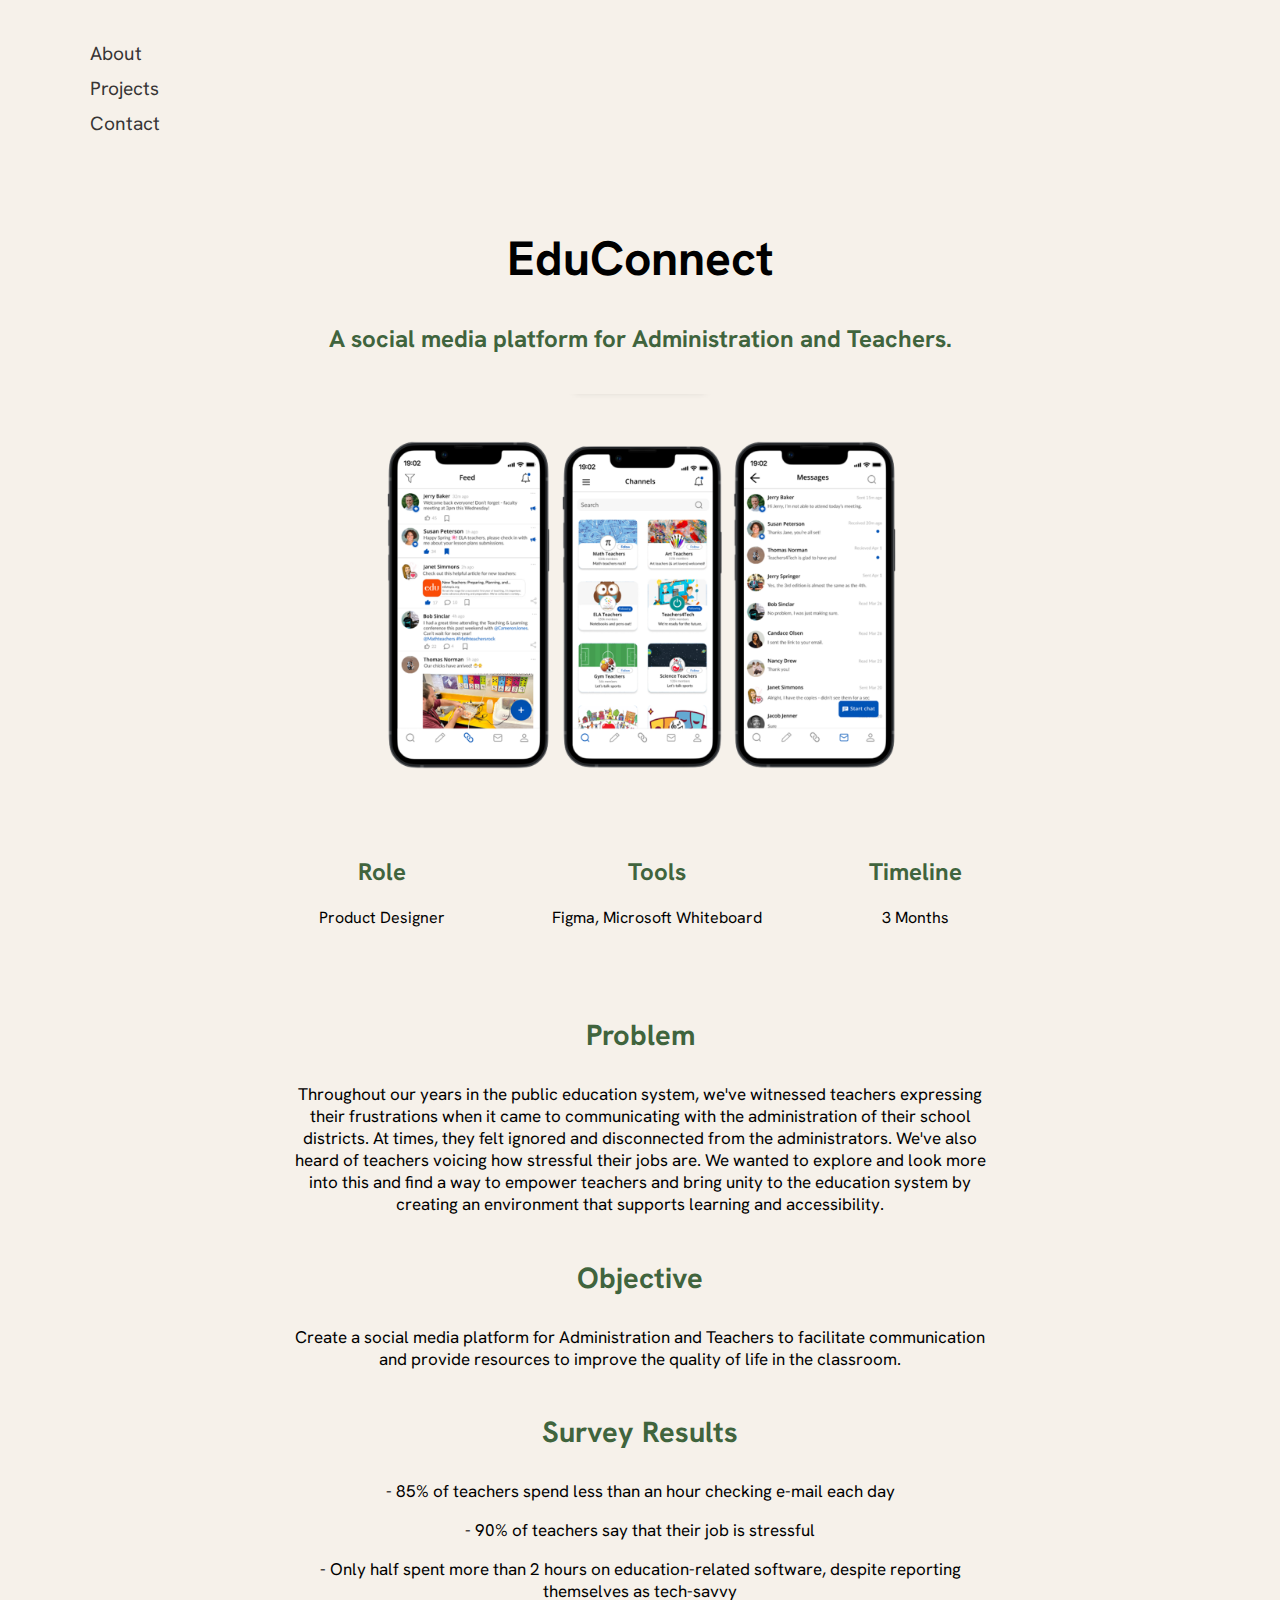
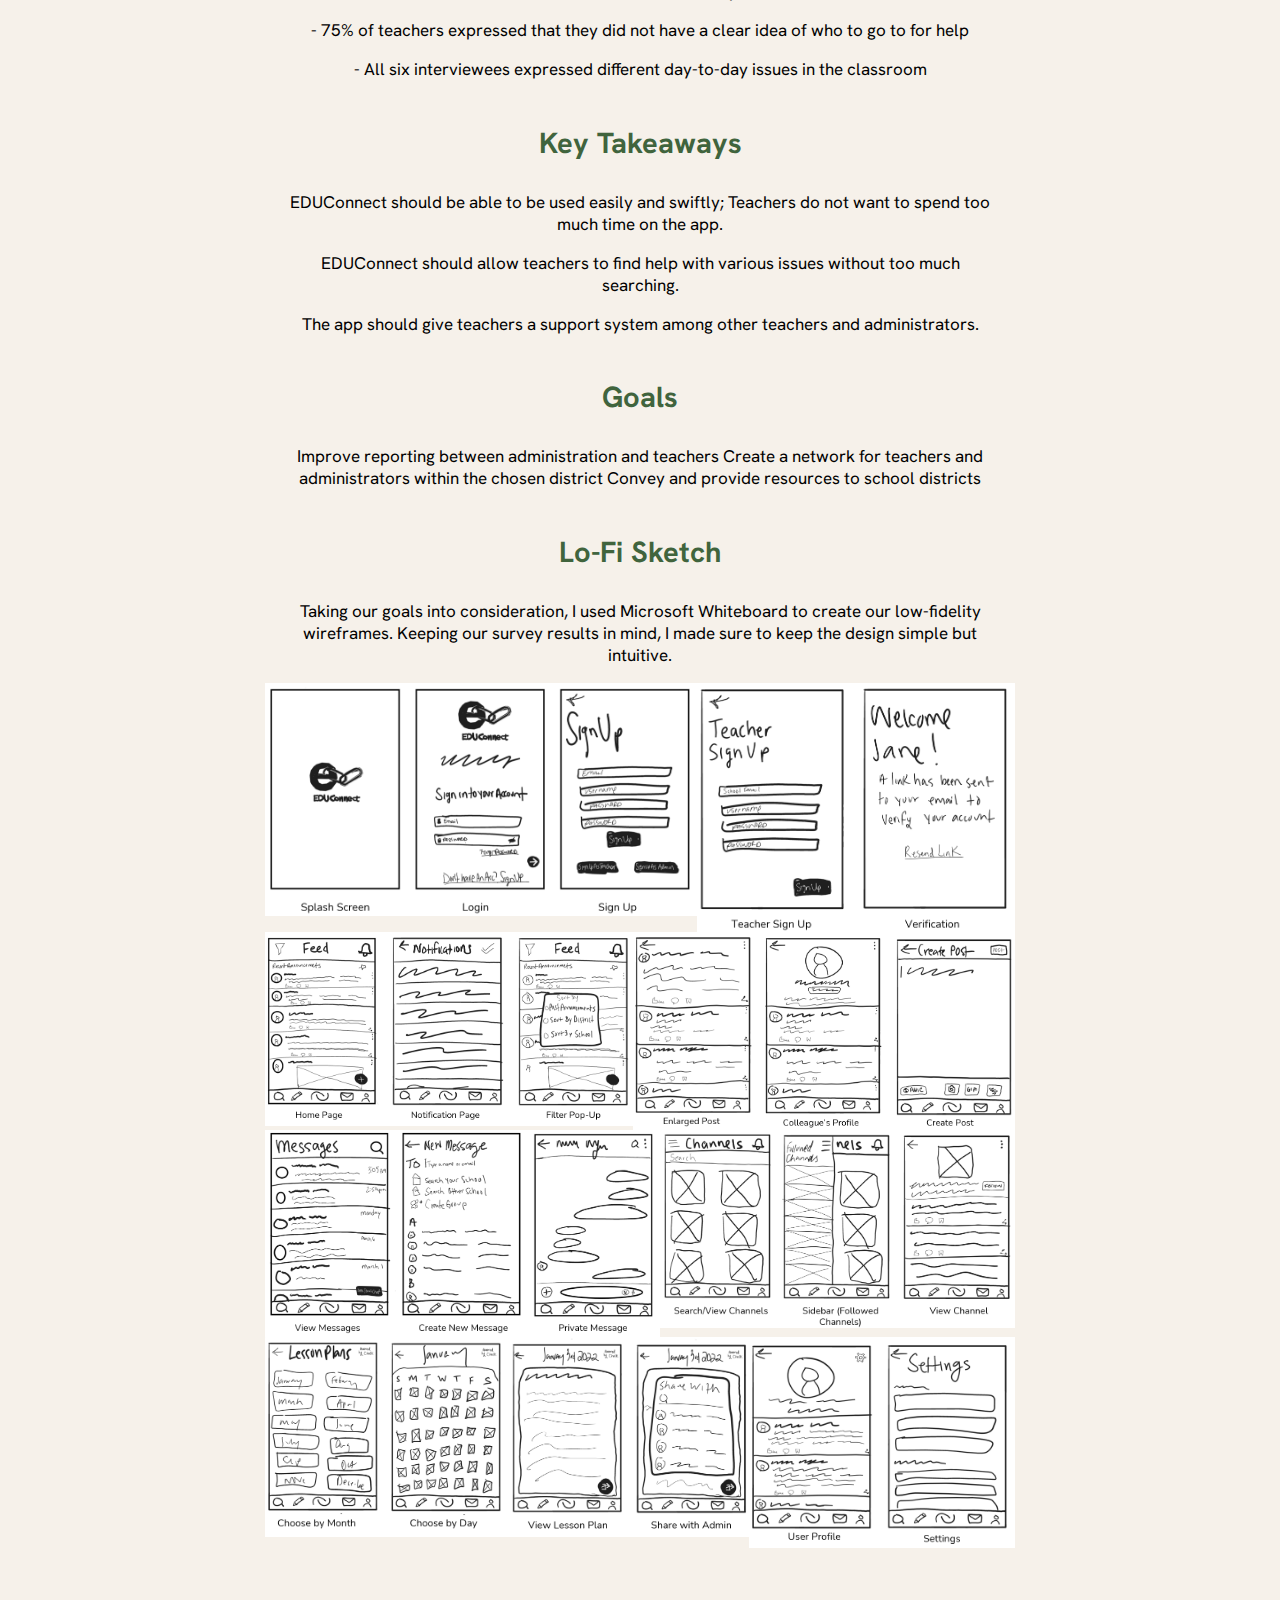
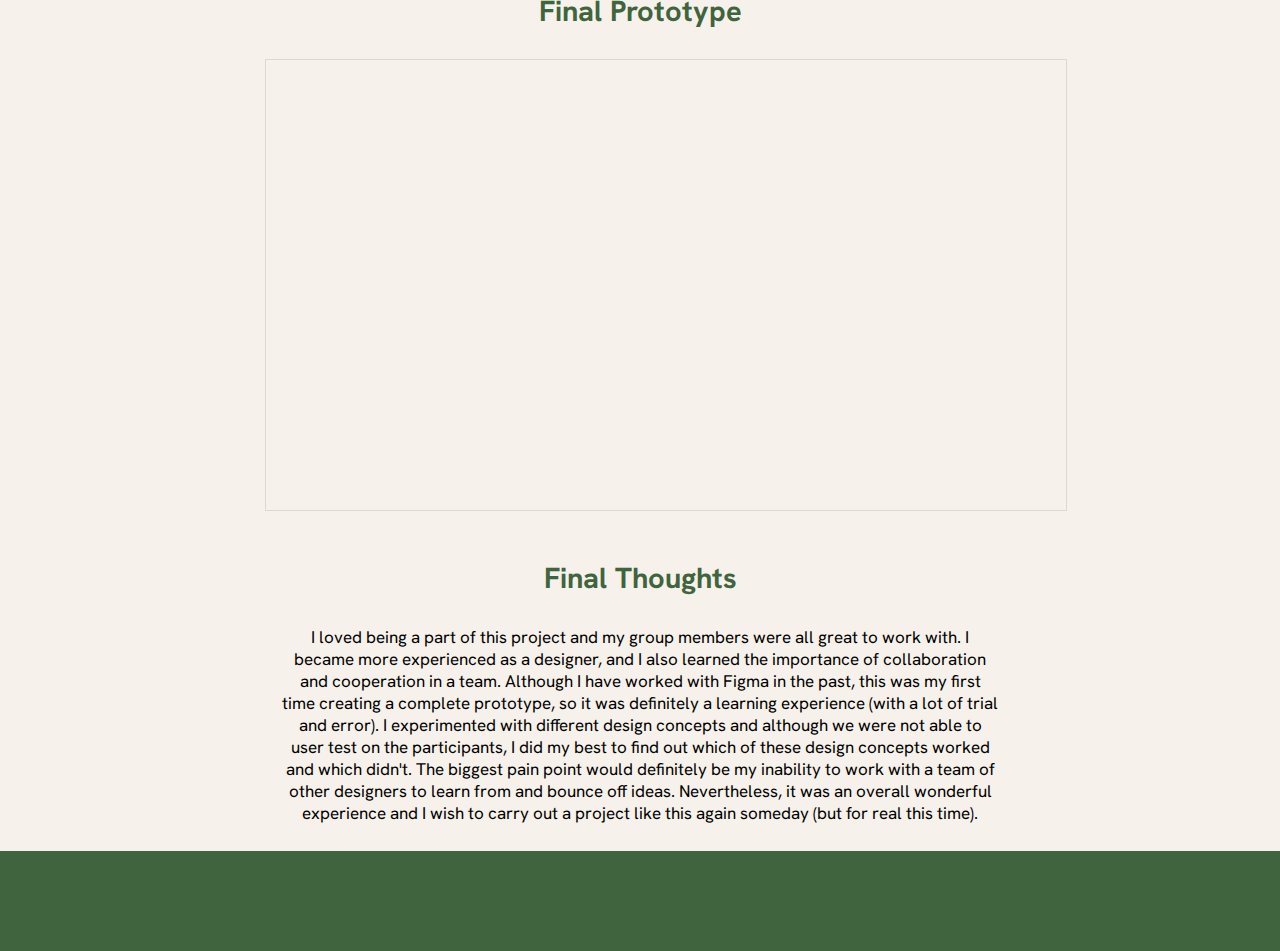
<file: educonnect.html>
<!DOCTYPE html>
<html lang="en">
  <head>
    <meta charset="UTF-8" />
    <meta http-equiv="X-UA-Compatible" content="IE=edge" />
    <meta name="viewport" content="width=device-width, initial-scale=1.0" />
    <link rel="stylesheet" href="styles.css" />
    <title>EduConnect</title>
  </head>
  <body>
    <header>
      <nav>
        <ul>
          <li><a href="index.html">About</a></li>
          <li><a href="">Projects</a></li>
          <li><a href="">Contact</a></li>
        </ul>
      </nav>
    </header>
    <div class="project-container">
      <div class="project-intro">
        <h1 class="project-title">EduConnect</h1>
        <h2 class="project-description">
          A social media platform for Administration and Teachers.
        </h2>
      </div>

      <img class="project-main-img" src="images/educonnect-img.png" />
      <div class="project-info">
        <div>
          <h2>Role</h2>
          <p>Product Designer</p>
        </div>
        <div>
          <h2>Tools</h2>
          <p>Figma, Microsoft Whiteboard</p>
        </div>
        <div>
          <h2>Timeline</h2>
          <p>3 Months</p>
        </div>
      </div>
      <h2 class="project-details-header">Problem</h2>
      <p class="project-details">
        Throughout our years in the public education system, we've witnessed
        teachers expressing their frustrations when it came to communicating
        with the administration of their school districts. At times, they felt
        ignored and disconnected from the administrators. We've also heard of
        teachers voicing how stressful their jobs are. We wanted to explore and
        look more into this and find a way to empower teachers and bring unity
        to the education system by creating an environment that supports
        learning and accessibility.
      </p>
      <h2 class="project-details-header">Objective</h2>
      <p class="project-details">
        Create a social media platform for Administration and Teachers to
        facilitate communication and provide resources to improve the quality of
        life in the classroom.
      </p>
      <h2 class="project-details-header">Survey Results​​​​​​​</h2>
      <p class="project-details">
        - 85% of teachers spend less than an hour checking e-mail each day
      </p>
      <p class="project-details">
        - 90% of teachers say that their job is stressful
      </p>
      <p class="project-details">
        - Only half spent more than 2 hours on education-related software,
        despite reporting themselves as tech-savvy
      </p>
      <p class="project-details">
        - 75% of teachers expressed that they did not have a clear idea of who
        to go to for help
      </p>
      <p class="project-details">
        - All six interviewees expressed different day-to-day issues in the
        classroom
      </p>

      <h2 class="project-details-header">Key Takeaways</h2>
      <p class="project-details">
        EDUConnect should be able to be used easily and swiftly; Teachers do not
        want to spend too much time on the app.
      </p>
      <p class="project-details">
        EDUConnect should allow teachers to find help with various issues
        without too much searching.
      </p>
      <p class="project-details">
        The app should give teachers a support system among other teachers and
        administrators.
      </p>
      <h2 class="project-details-header">Goals</h2>
      <p class="project-details">
        Improve reporting between administration and teachers Create a network
        for teachers and administrators within the chosen district Convey and
        provide resources to school districts
      </p>
      <h2 class="project-details-header">Lo-Fi Sketch</h2>
      <p class="project-details">
        Taking our goals into consideration, I used Microsoft Whiteboard to
        create our low-fidelity wireframes. Keeping our survey results in mind,
        I made sure to keep the design simple but intuitive.
      </p>
      <div class="lofi-container">
        <div class="lofi-images">
          <div>
            <img src="images/Screenshot 2022-04-26 175943.png" />
          </div>
          <div>
            <img src="images/Screenshot 2022-04-26 180005.png" />
          </div>
        </div>
        <div class="lofi-images">
          <div>
            <img src="images/Screenshot 2022-04-26 180029.png" />
          </div>
          <div>
            <img src="images/Screenshot 2022-04-26 180048.png" />
          </div>
        </div>
        <div class="lofi-images">
          <div>
            <img src="images/Screenshot 2022-04-26 180109.png" />
          </div>
          <div>
            <img src="images/Screenshot 2022-04-26 180141.png" />
          </div>
        </div>

        <div class="lofi-images">
          <div>
            <img src="images/Screenshot 2022-04-26 180225.png" />
          </div>
          <div>
            <img src="images/Screenshot 2022-04-26 180257.png" />
          </div>
        </div>
      </div>
      <h2 class="project-details-header">Final Prototype</h2>

      <div class="hifi-container">
        <iframe
          style="border: 1px solid rgba(0, 0, 0, 0.1)"
          width="800"
          height="450"
          src="https://www.figma.com/embed?embed_host=share&url=https%3A%2F%2Fwww.figma.com%2Fproto%2FN4HqiIysWk2jDMv3SadOLI%2FEDUConnect!%3Fnode-id%3D1-2448%26scaling%3Dscale-down%26page-id%3D0%253A1"
          allowfullscreen
        ></iframe>
      </div>
      <h2 class="project-details-header">Final Thoughts</h2>
      <p class="project-details">
        I loved being a part of this project and my group members were all great
        to work with. I became more experienced as a designer, and I also
        learned the importance of collaboration and cooperation in a team.
        Although I have worked with Figma in the past, this was my first time
        creating a complete prototype, so it was definitely a learning
        experience (with a lot of trial and error). I experimented with
        different design concepts and although we were not able to user test on
        the participants, I did my best to find out which of these design
        concepts worked and which didn't. The biggest pain point would
        definitely be my inability to work with a team of other designers to
        learn from and bounce off ideas. Nevertheless, it was an overall
        wonderful experience and I wish to carry out a project like this again
        someday (but for real this time).
      </p>
    </div>
    <footer>
      <a
        href="https://github.com/vvb02"
        target="_blank"
        rel="noopener noreferrer"
      >
        <ion-icon
          name="logo-github"
          style="
            font-size: 35px;
            color: white;
            transition: color 0.5s ease 0s;
            cursor: pointer;
          "
        ></ion-icon>
      </a>
      <a
        href="https://www.linkedin.com/in/bilainev/"
        target="_blank"
        rel="noopener noreferrer"
      >
        <ion-icon
          name="logo-linkedin"
          style="
            font-size: 35px;
            color: white;
            transition: color 0.5s ease 0s;
            cursor: pointer;
          "
        ></ion-icon>
      </a>
    </footer>
  </body>
</html>
</file>
<file: styles.css>
@import url("https://fonts.googleapis.com/css2?family=Hanken+Grotesk:wght@300;400;500;600;700&display=swap");
body {
  margin: 0;
  padding: 0;
  background-color: #f6f1ea;
  font-family: "Hanken Grotesk", sans-serif;
}

:root {
  --main-color: #40643d;
}
header {
  margin: 10px auto;
  padding: 0.75em 1em;
  max-width: 1180px;
}

nav {
  font-weight: 500;
  font-size: 1.2em;
}

nav ul {
  display: flex;
  list-style: none;
  cursor: pointer;
  flex-direction: column;
  align-items: flex-start;
  gap: 10px;
}

a {
  text-decoration: none;
  color: #373534;
}

nav ul li a {
  font-weight: 400;
  position: relative;
}

nav ul li a::before {
  content: "";
  position: absolute;
  width: 100%;
  height: 4px;
  background-color: var(--main-color);
  bottom: 0;
  left: 0;
  transform-origin: right;
  transform: scaleX(0);
  transition: transform 0.3s ease-in-out;
}

nav ul li a:hover::before {
  transform-origin: left;
  transform: scaleX(1);
}

/* Home */

.name {
  font-size: 4em;
  background: var(--main-color);
  color: white;
  text-align: center;
  padding: 0.2em 0.1em;
  max-width: 480px;
  width: 100%;
  margin: 1em auto 0.5em auto;
}

.title {
  font-style: italic;
  font-size: 2em;
  font-weight: 300;
  max-width: 406px;
  width: 100%;
  margin: 0 auto;
  text-align: center;
}
.home {
  height: 100vh;
}

.parallax {
  background-image: url("images/flowers-background.png");
  background-attachment: fixed;
  background-position: center;
  background-repeat: no-repeat;
  background-size: cover;
}

#projects {
  min-height: 100vh;
  padding: 6rem;
}

@media screen and (max-width: 600px) {
  #projects {
    padding: 20px;
    margin: 0 auto;
  }
}
.projects-header {
  font-size: 4em;
  color: #373534;
  margin: 1em auto;
  font-weight: 400;
}

.projects-container {
  display: grid;
  grid-template-columns: repeat(auto-fit, minmax(18rem, 1fr));
  grid-gap: 4rem;
  margin-top: 6rem;
  flex-direction: column;
}

.project-box {
  padding: 2rem;
  border: 1px solid #c3bbb2;
  display: flex;
  height: 18rem;
  flex-direction: column;
  justify-content: space-between;
}

/* .project-box:hover {
  box-shadow: -18px 17px var(--main-color);
  transition: all 0.2s ease;
  border: 3px solid #c3bbb2;
} */

.project-box h3 {
  font-size: 25px;
}
hr {
  width: 26%;
  text-align: left;
  margin-left: 0;
  border: 1px solid #c3bbb2;
}

.project-box__link {
  display: flex;
  justify-content: flex-end;
  gap: 13px;
}

.md {
  font-size: 25px;
}

@media (max-width: 840px) {
  .project {
    font-size: 1.5em;
  }
}

@media (max-width: 600px) {
  .project {
    text-align: left;
  }

  .projects-header {
    font-size: 2.25em;
  }
}

@media (max-width: 400px) {
  .name {
    font-size: 2em;
    max-width: 250px;
    width: 100%;
  }
}

.align-right {
  text-align: right;
}

/* Project */

.project-container {
  max-width: 850px;
  margin: 0 auto;
  padding: 10px 20px;
}

.project-intro {
  display: flex;
  margin: 2.5em auto;
  flex-direction: column;
  align-items: center;
}

.project-title {
  text-align: left;
  font-weight: 700;
  font-size: 48px;
  margin-top: 0;
}
.project-main-img {
  width: 100%;
}

.project-description {
  text-align: center;
  margin: 0 auto;
}

.project-info {
  display: flex;
  justify-content: space-around;
  margin: 1em auto 4.5em auto;
  text-align: center;
}

@media (max-width: 700px) {
  .project-info {
    flex-direction: column;
  }
}

.project-container {
  max-width: 750px;
}

.project-container h2 {
  color: var(--main-color);
}

.project-details-header {
  text-align: center;
  margin: 1.5em auto 1em auto;
  font-size: 29px;
}

.project-details {
  text-align: center;
  margin: 1em auto;
  padding-right: 1em;
  padding-left: 1em;
  font-size: 17px;
}

/* EduConnect Lo-fi images */

.lofi-container {
  max-width: 750px;
}
.lofi-images {
  display: flex;
}

.lofi-images img {
  display: block;
  margin: 0 auto;
  width: 100%;
}

@media (max-width: 700px) {
  .lofi-images {
    display: block;
  }
}

/* Footer */

footer {
  height: 100px;
  width: 100%;
  background: var(--main-color);
  display: flex;
  justify-content: center;
  flex-wrap: wrap;
  align-items: center;
  gap: 20px;
}
</file>
